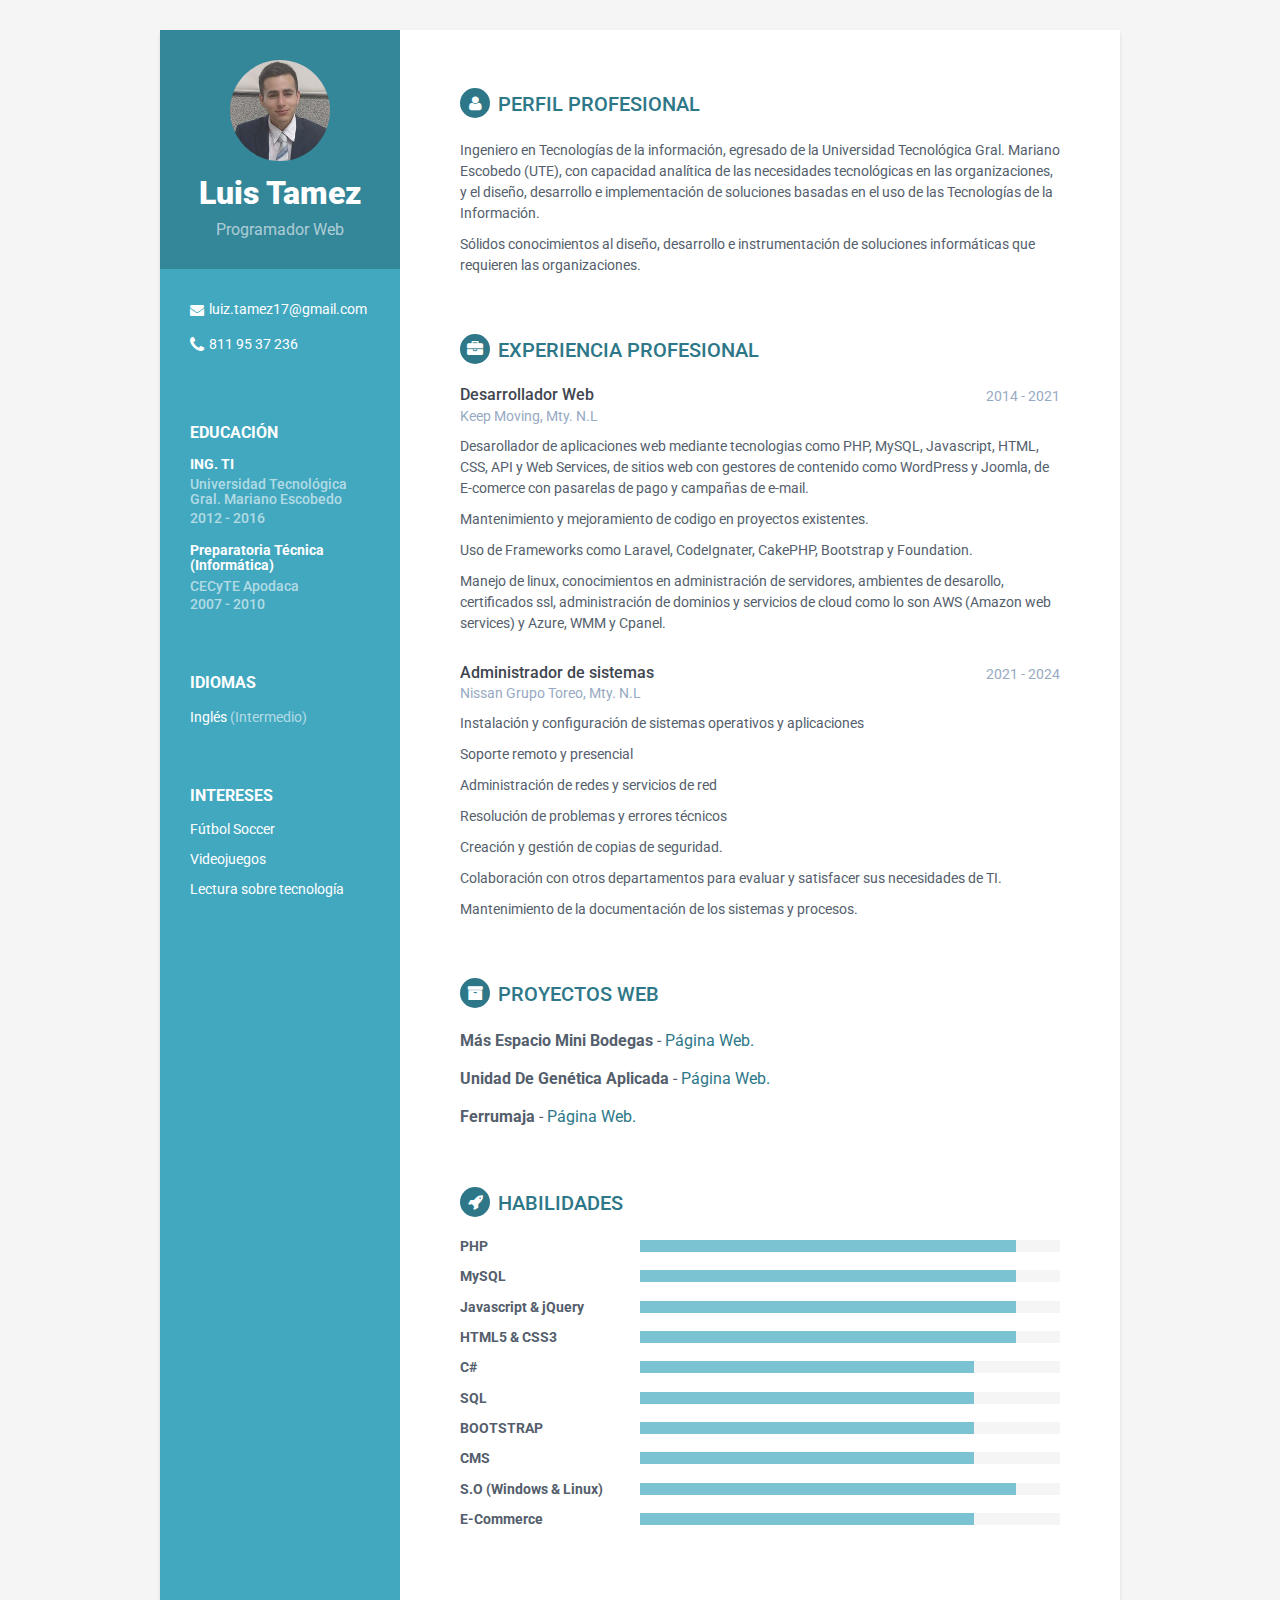
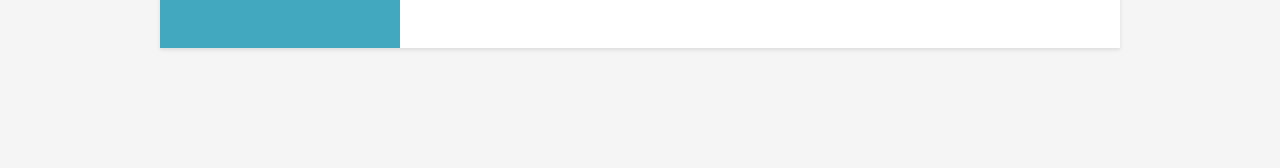
<file: index.html>
<!DOCTYPE html>
<!--[if IE 8]> <html lang="en" class="ie8"> <![endif]-->  
<!--[if IE 9]> <html lang="en" class="ie9"> <![endif]-->  
<!--[if !IE]><!--> <html lang="en"> <!--<![endif]-->  
<head>
    <title>Luis Tamez/CV </title>
    <!-- Meta -->
    <meta charset="utf-8">
    <meta http-equiv="X-UA-Compatible" content="IE=edge">
    <meta name="viewport" content="width=device-width, initial-scale=1.0">
    <meta name="description" content="CV"> 
    <link rel="shortcut icon" href="favicon.ico">  
    <link href='https://fonts.googleapis.com/css?family=Roboto:400,500,400italic,300italic,300,500italic,700,700italic,900,900italic' rel='stylesheet' type='text/css'>
    <!-- Global CSS -->
    <link rel="stylesheet" href="assets/plugins/bootstrap/css/bootstrap.min.css">   
    <!-- Plugins CSS -->
    <link rel="stylesheet" href="assets/plugins/font-awesome/css/font-awesome.css">
    
    <!-- Theme CSS -->  
    <link id="theme-style" rel="stylesheet" href="assets/css/styles.css">
    <!-- HTML5 shim and Respond.js for IE8 support of HTML5 elements and media queries -->
    <!--[if lt IE 9]>
      <script src="https://oss.maxcdn.com/html5shiv/3.7.2/html5shiv.min.js"></script>
      <script src="https://oss.maxcdn.com/respond/1.4.2/respond.min.js"></script>
    <![endif]-->
</head> 

<body>
    <div class="wrapper">
        <div class="sidebar-wrapper">
            <div class="profile-container">
                <img class="profile" src="assets/images/profile.jpg" alt="" />
                <h1 class="name">Luis Tamez</h1>
                <h3 class="tagline">Programador Web</h3>
            </div><!--//profile-container-->
            
            <div class="contact-container container-block">
                <ul class="list-unstyled contact-list">
                    <li class="email"><i class="fa fa-envelope"></i><a href="mailto: luiz.tamez17@gmail.com">luiz.tamez17@gmail.com</a></li>
                    <li class="phone"><i class="fa fa-phone"></i><a href="tel:0448119537236">811 95 37 236</a></li>
                    <!-- <li class="website"><i class="fa fa-globe"></i><a href="http://themes.3rdwavemedia.com/website-templates/free-responsive-website-template-for-developers/" target="_blank">portfoliosite.com</a></li> -->
                   <!--  <li class="linkedin"><i class="fa fa-linkedin"></i><a href="https://mx.linkedin.com/in/luis-angel-almanzar-tamez-64637797" target="_blank">linkedin.com/in/luis-angel-almanzar-tamez-64637797
                    </a></li>
                    <li class="github"><i class="fa fa-github"></i><a href="https://github.com/luiztamez17" target="_blank">github.com/luiztamez17</a></li> -->
                    <!-- <li class="twitter"><i class="fa fa-twitter"></i><a href="#" target="_blank">@twittername</a></li> -->
                </ul>
            </div><!--//contact-container-->
            <div class="education-container container-block">
                <h2 class="container-block-title">Educación</h2>
                <div class="item">
                    <h4 class="degree">ING. TI</h4>
                    <h5 class="meta">Universidad Tecnológica Gral. Mariano Escobedo</h5>
                    <div class="time">2012 - 2016</div>
                </div><!--//item-->
                <div class="item">
                    <h4 class="degree">Preparatoria Técnica (Informática)</h4>
                    <h5 class="meta">CECyTE Apodaca</h5>
                    <div class="time">2007 - 2010</div>
                </div><!--//item-->
            </div><!--//education-container-->
            
            <div class="languages-container container-block">
                <h2 class="container-block-title">Idiomas</h2>
                <ul class="list-unstyled interests-list">
                    <li>Inglés <span class="lang-desc">(Intermedio)</span></li>
<!--                <li>French <span class="lang-desc">(Professional)</span></li>
                    <li>Spanish <span class="lang-desc">(Professional)</span></li> -->
                </ul>
            </div><!--//interests-->
            
            <div class="interests-container container-block">
                <h2 class="container-block-title">Intereses</h2>
                <ul class="list-unstyled interests-list">
                    <li>Fútbol Soccer</li>
                    <li>Videojuegos</li>
                    <li>Lectura sobre tecnología</li>
                </ul>
            </div><!--//interests-->
            
        </div><!--//sidebar-wrapper-->
        
        <div class="main-wrapper">
            
            <section class="section summary-section">
                <h2 class="section-title"><i class="fa fa-user"></i>Perfil Profesional</h2>
                <div class="summary">
                    <p>Ingeniero en Tecnologías de la información, egresado de la Universidad Tecnológica Gral. Mariano Escobedo (UTE), con capacidad analítica de las necesidades tecnológicas en las organizaciones, y el diseño, desarrollo e implementación de soluciones basadas en el uso de las Tecnologías de la Información.</p>

                    <p>Sólidos conocimientos al diseño, desarrollo e instrumentación de soluciones informáticas que requieren las organizaciones.</p>


                </div><!--//summary-->
            </section><!--//section-->
            
            <section class="section experiences-section">
                <h2 class="section-title"><i class="fa fa-briefcase"></i>Experiencia Profesional</h2>
                
                <div class="item">
                    <div class="meta">
                        <div class="upper-row">
                            <h3 class="job-title">Desarrollador Web</h3>
                            <div class="time">2014 - 2021</div>
                        </div><!--//upper-row-->
                        <div class="company">Keep Moving, Mty. N.L</div>
                    </div><!--//meta-->
                    <div class="details">
                        <p>Desarollador de aplicaciones web mediante tecnologias como PHP, MySQL, Javascript, HTML, CSS, API y Web Services, de sitios web con gestores de contenido como WordPress y Joomla, de E-comerce con pasarelas de pago y campañas de e-mail.</p>

                        <p>Mantenimiento y mejoramiento de codigo en proyectos existentes.</p>
                       
                        <p>Uso de Frameworks como Laravel, CodeIgnater, CakePHP, Bootstrap y Foundation.</p>

                        <p>Manejo de linux, conocimientos en administración de servidores, ambientes de desarollo, certificados ssl, administración de dominios y servicios de cloud como lo son AWS (Amazon web services) y Azure, WMM y Cpanel.</p>
                    </div><!--//details-->
                </div><!--//item-->
                <div class="item">
                    <div class="meta">
                        <div class="upper-row">
                            <h3 class="job-title">Administrador de sistemas</h3>
                            <div class="time">2021 - 2024</div>
                        </div><!--//upper-row-->
                        <div class="company">Nissan Grupo Toreo, Mty. N.L</div>
                    </div><!--//meta-->
                    <div class="details">

                        <p>Instalación y configuración de sistemas operativos y aplicaciones</p>

                        <p>Soporte remoto y presencial</p>

                        <p>Administración de redes y servicios de red</p>
                       
                        <p>Resolución de problemas y errores técnicos</p>

                        <p>Creación y gestión de copias de seguridad.</p>

                        <p>Colaboración con otros departamentos para evaluar y satisfacer sus necesidades de TI.</p>

                        <p>Mantenimiento de la documentación de los sistemas y procesos.</p>
                        
                    </div><!--//details-->
                </div><!--//item-->                               
            </section><!--//section-->
            
            <section class="section projects-section">
                <h2 class="section-title"><i class="fa fa-archive"></i>Proyectos Web</h2>
                <div class="item">
                     <span class="project-title"><b>Más Espacio Mini Bodegas</b> - <a href="http://www.masespacio.com.mx/" target="_blank">Página Web.</a></span>
                </div><!--//item-->
                <div class="item">
                <div class="item">
                     <span class="project-title"><b>Unidad De Genética Aplicada</b> - <a href="http://www.unidadgenetica.com/" target="_blank">Página Web.</a></span>
                </div><!--//item-->
                <div class="item"> 
                <div class="item">
                     <span class="project-title"><b>Ferrumaja</b> - <a href="https://ferrumaja.com.mx/" target="_blank">Página Web.</a></span>
                </div><!--//item-->
                <div class="item">  
               <div class="item">
                     <!-- <span class="project-title"><b>GU Gestiones</b> - <a href="http://www.gugestiones.com" target="_blank">Página Web.</a></span> -->
                </div><!--//item-->
            </section><!--//section-->
            <section class="skills-section section">
                <h2 class="section-title"><i class="fa fa-rocket"></i>Habilidades</h2>
                <div class="skillset">        
                    <div class="item">
                        <h3 class="level-title">PHP</h3>
                        <div class="level-bar">
                            <div class="level-bar-inner" data-level="90%">
                            </div>                                      
                        </div><!--//level-bar-->                                 
                    </div><!--//item-->   
                    <div class="item">
                        <h3 class="level-title">MySQL</h3>
                        <div class="level-bar">
                            <div class="level-bar-inner" data-level="90%">
                            </div>                                      
                        </div><!--//level-bar-->                                 
                    </div><!--//item-->                  
                    <div class="item">
                        <h3 class="level-title">Javascript &amp; jQuery</h3>
                        <div class="level-bar">
                            <div class="level-bar-inner" data-level="90%">
                            </div>                                      
                        </div><!--//level-bar-->                                 
                    </div><!--//item-->
                    <div class="item">
                        <h3 class="level-title">HTML5 &amp; CSS3</h3>
                        <div class="level-bar">
                            <div class="level-bar-inner" data-level="90%">
                            </div>                                      
                        </div><!--//level-bar-->                                 
                    </div><!--//item-->  
                    <div class="item">
                    <div class="item">
                        <h3 class="level-title">C#</h3>
                        <div class="level-bar">
                            <div class="level-bar-inner" data-level="80%">
                            </div>                                      
                        </div><!--//level-bar-->                                 
                    </div><!--//item-->
                    <div class="item">
                        <h3 class="level-title">SQL</h3>
                        <div class="level-bar">
                            <div class="level-bar-inner" data-level="80%">
                            </div>                                      
                        </div><!--//level-bar-->                                 
                    </div><!--//item-->
                    <div class="item">
                        <h3 class="level-title">BOOTSTRAP</h3>
                        <div class="level-bar">
                            <div class="level-bar-inner" data-level="80%">
                            </div>                                      
                        </div><!--//level-bar-->                                 
                    </div><!--//item-->
                        <h3 class="level-title">CMS</h3>
                        <div class="level-bar">
                            <div class="level-bar-inner" data-level="80%">
                            </div>                                      
                        </div><!--//level-bar-->                                 
                    </div><!--//item-->                 
                    <div class="item">
                        <h3 class="level-title">S.O (Windows &amp; Linux)</h3>
                        <div class="level-bar">
                            <div class="level-bar-inner" data-level="90%">
                            </div>                                      
                        </div><!--//level-bar-->                                 
                    </div><!--//item-->
                    <div class="item">
                        <h3 class="level-title">E-Commerce</h3>
                        <div class="level-bar">
                            <div class="level-bar-inner" data-level="80%">
                            </div>                                      
                        </div><!--//level-bar-->                                 
                    </div><!--//item-->
                    
                </div>  
            </section><!--//skills-section-->
            
        </div><!--//main-body-->
    </div>
 
    <footer class="footer">
    </footer><!--//footer-->
 
    <!-- Javascript -->          
    <script type="text/javascript" src="assets/plugins/jquery-1.11.3.min.js"></script>
    <script type="text/javascript" src="assets/plugins/bootstrap/js/bootstrap.min.js"></script>    
    <!-- custom js -->
    <script type="text/javascript" src="assets/js/main.js"></script>            
</body>
</html>
</file>
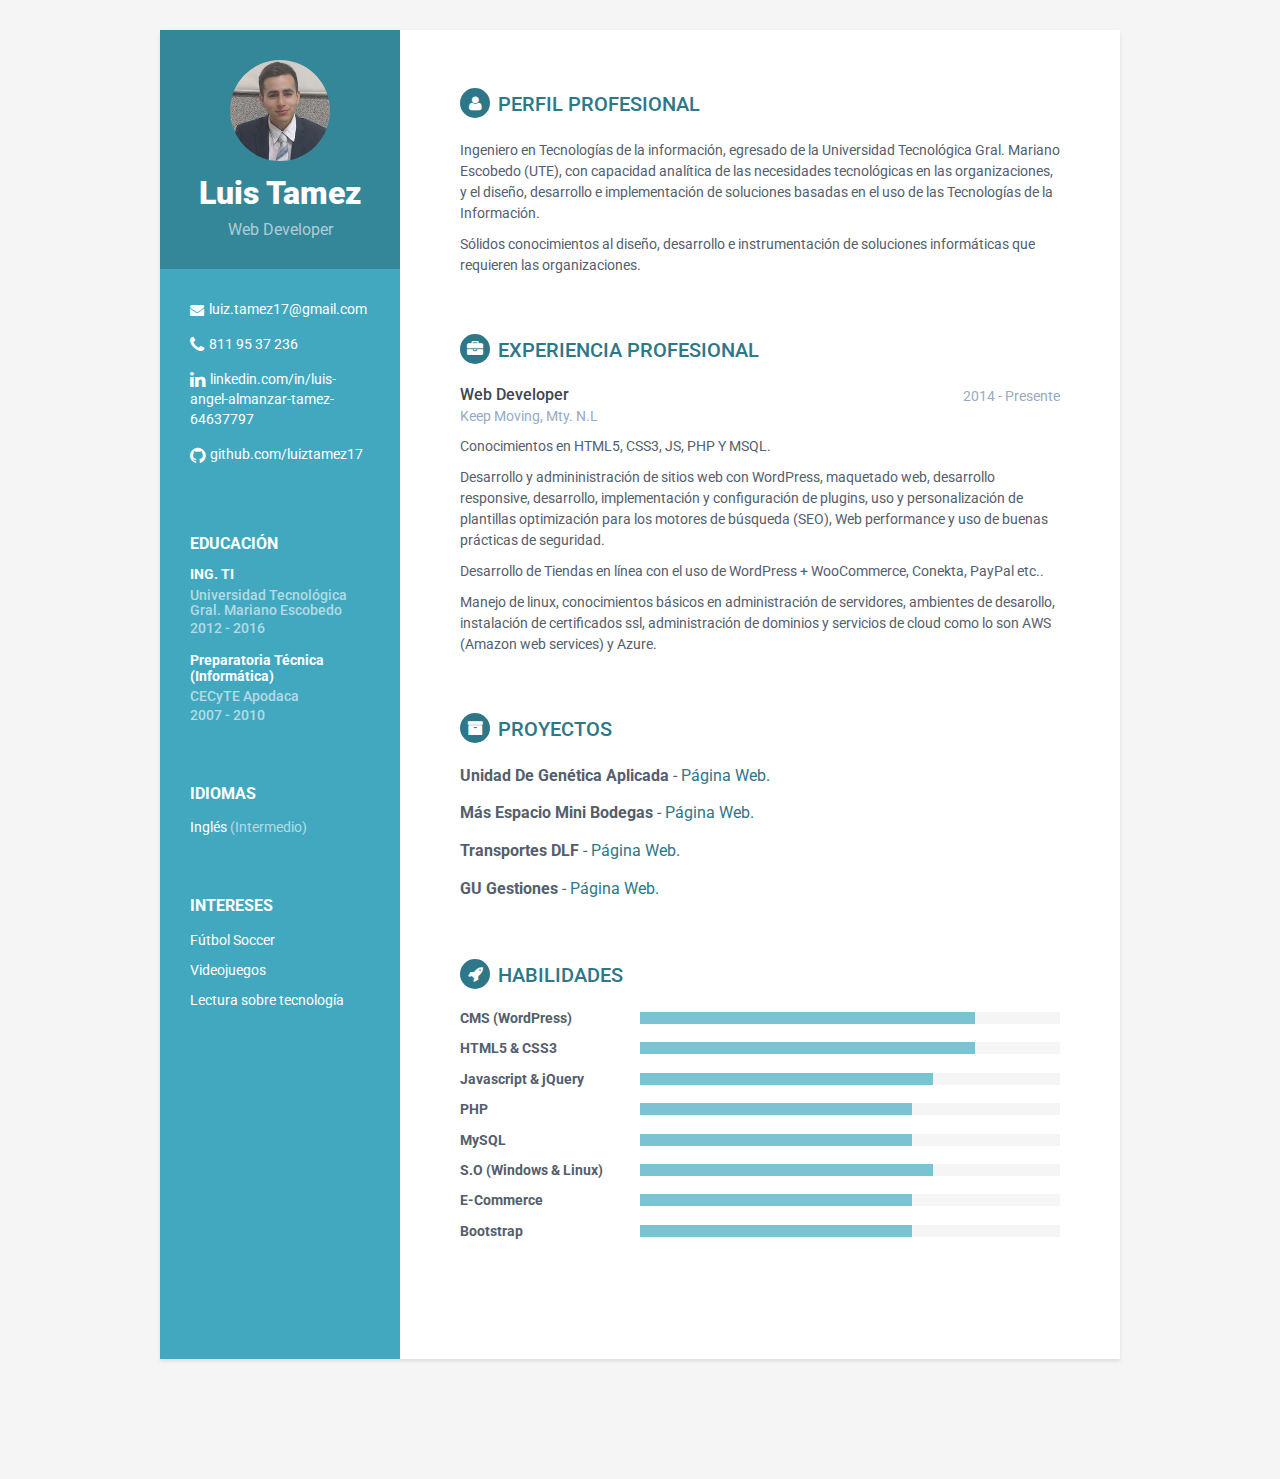
<file: index-web.html>
<!DOCTYPE html>
<!--[if IE 8]> <html lang="en" class="ie8"> <![endif]-->  
<!--[if IE 9]> <html lang="en" class="ie9"> <![endif]-->  
<!--[if !IE]><!--> <html lang="en"> <!--<![endif]-->  
<head>
    <title>Luis Tamez/CV </title>
    <!-- Meta -->
    <meta charset="utf-8">
    <meta http-equiv="X-UA-Compatible" content="IE=edge">
    <meta name="viewport" content="width=device-width, initial-scale=1.0">
    <meta name="description" content="CV"> 
    <link rel="shortcut icon" href="favicon.ico">  
    <link href='https://fonts.googleapis.com/css?family=Roboto:400,500,400italic,300italic,300,500italic,700,700italic,900,900italic' rel='stylesheet' type='text/css'>
    <!-- Global CSS -->
    <link rel="stylesheet" href="assets/plugins/bootstrap/css/bootstrap.min.css">   
    <!-- Plugins CSS -->
    <link rel="stylesheet" href="assets/plugins/font-awesome/css/font-awesome.css">
    
    <!-- Theme CSS -->  
    <link id="theme-style" rel="stylesheet" href="assets/css/styles.css">
    <!-- HTML5 shim and Respond.js for IE8 support of HTML5 elements and media queries -->
    <!--[if lt IE 9]>
      <script src="https://oss.maxcdn.com/html5shiv/3.7.2/html5shiv.min.js"></script>
      <script src="https://oss.maxcdn.com/respond/1.4.2/respond.min.js"></script>
    <![endif]-->
</head> 

<body>
    <div class="wrapper">
        <div class="sidebar-wrapper">
            <div class="profile-container">
                <img class="profile" src="assets/images/profile.jpg" alt="" />
                <h1 class="name">Luis Tamez</h1>
                <h3 class="tagline">Web Developer</h3>
            </div><!--//profile-container-->
            
            <div class="contact-container container-block">
                <ul class="list-unstyled contact-list">
                    <li class="email"><i class="fa fa-envelope"></i><a href="mailto: luiz.tamez17@gmail.com">luiz.tamez17@gmail.com</a></li>
                    <li class="phone"><i class="fa fa-phone"></i><a href="tel:0448119537236">811 95 37 236</a></li>
                    <!-- <li class="website"><i class="fa fa-globe"></i><a href="http://themes.3rdwavemedia.com/website-templates/free-responsive-website-template-for-developers/" target="_blank">portfoliosite.com</a></li> -->
                    <li class="linkedin"><i class="fa fa-linkedin"></i><a href="https://mx.linkedin.com/in/luis-angel-almanzar-tamez-64637797" target="_blank">linkedin.com/in/luis-angel-almanzar-tamez-64637797
                    </a></li>
                    <li class="github"><i class="fa fa-github"></i><a href="https://github.com/luiztamez17" target="_blank">github.com/luiztamez17</a></li>
                    <!-- <li class="twitter"><i class="fa fa-twitter"></i><a href="#" target="_blank">@twittername</a></li> -->
                </ul>
            </div><!--//contact-container-->
            <div class="education-container container-block">
                <h2 class="container-block-title">Educación</h2>
                <div class="item">
                    <h4 class="degree">ING. TI</h4>
                    <h5 class="meta">Universidad Tecnológica Gral. Mariano Escobedo</h5>
                    <div class="time">2012 - 2016</div>
                </div><!--//item-->
                <div class="item">
                    <h4 class="degree">Preparatoria Técnica (Informática)</h4>
                    <h5 class="meta">CECyTE Apodaca</h5>
                    <div class="time">2007 - 2010</div>
                </div><!--//item-->
            </div><!--//education-container-->
            
            <div class="languages-container container-block">
                <h2 class="container-block-title">Idiomas</h2>
                <ul class="list-unstyled interests-list">
                    <li>Inglés <span class="lang-desc">(Intermedio)</span></li>
<!--                <li>French <span class="lang-desc">(Professional)</span></li>
                    <li>Spanish <span class="lang-desc">(Professional)</span></li> -->
                </ul>
            </div><!--//interests-->
            
            <div class="interests-container container-block">
                <h2 class="container-block-title">Intereses</h2>
                <ul class="list-unstyled interests-list">
                    <li>Fútbol Soccer</li>
                    <li>Videojuegos</li>
                    <li>Lectura sobre tecnología</li>
                </ul>
            </div><!--//interests-->
            
        </div><!--//sidebar-wrapper-->
        
        <div class="main-wrapper">
            
            <section class="section summary-section">
                <h2 class="section-title"><i class="fa fa-user"></i>Perfil Profesional</h2>
                <div class="summary">
                    <p>Ingeniero en Tecnologías de la información, egresado de la Universidad Tecnológica Gral. Mariano Escobedo (UTE), con capacidad analítica de las necesidades tecnológicas en las organizaciones, y el diseño, desarrollo e implementación de soluciones basadas en el uso de las Tecnologías de la Información.</p>

                    <p>Sólidos conocimientos al diseño, desarrollo e instrumentación de soluciones informáticas que requieren las organizaciones.</p>


                </div><!--//summary-->
            </section><!--//section-->
            
            <section class="section experiences-section">
                <h2 class="section-title"><i class="fa fa-briefcase"></i>Experiencia Profesional</h2>
                
                <div class="item">
                    <div class="meta">
                        <div class="upper-row">
                            <h3 class="job-title">Web Developer</h3>
                            <div class="time">2014 - Presente</div>
                        </div><!--//upper-row-->
                        <div class="company">Keep Moving, Mty. N.L</div>
                    </div><!--//meta-->
                    <div class="details">
                        <p>Conocimientos en HTML5, CSS3, JS, PHP Y MSQL.</p>

                        <p>Desarrollo y admininistración de sitios web con WordPress, maquetado web, desarrollo responsive, desarrollo, implementación y configuración de plugins, uso y personalización de plantillas optimización para los motores de búsqueda (SEO),  Web performance y uso de buenas prácticas de seguridad.</p>
                       
                        <p>Desarrollo de Tiendas en línea con el uso de WordPress + WooCommerce, Conekta, PayPal etc..</p>

                        <p>Manejo de linux, conocimientos básicos en administración de servidores, ambientes de desarollo, instalación de certificados ssl, administración de dominios y servicios de cloud como lo son AWS (Amazon web services) y Azure.</p>
                    </div><!--//details-->
                </div><!--//item-->              
            </section><!--//section-->
            
            <section class="section projects-section">
                <h2 class="section-title"><i class="fa fa-archive"></i>Proyectos</h2>
                <div class="item">
                     <span class="project-title"><b>Unidad De Genética Aplicada</b> - <a href="http://www.unidadgenetica.com/" target="_blank">Página Web.</a></span>
                </div><!--//item-->
                <div class="item">
                <div class="item">
                     <span class="project-title"><b>Más Espacio Mini Bodegas</b> - <a href="http://www.masespacio.com.mx/" target="_blank">Página Web.</a></span>
                </div><!--//item-->
                <div class="item"> 
                <div class="item">
                     <span class="project-title"><b>Transportes DLF</b> - <a href="http://transportesdlf.com" target="_blank">Página Web.</a></span>
                </div><!--//item-->
                <div class="item">  
               <div class="item">
                     <span class="project-title"><b>GU Gestiones</b> - <a href="http://www.gugestiones.com" target="_blank">Página Web.</a></span>
                </div><!--//item-->
            </section><!--//section-->
            <section class="skills-section section">
                <h2 class="section-title"><i class="fa fa-rocket"></i>Habilidades</h2>
                <div class="skillset">        
                    <div class="item">
                        <h3 class="level-title">CMS (WordPress)</h3>
                        <div class="level-bar">
                            <div class="level-bar-inner" data-level="80%">
                            </div>                                      
                        </div><!--//level-bar-->                                 
                    </div><!--//item-->   
                    <div class="item">
                        <h3 class="level-title">HTML5 &amp; CSS3</h3>
                        <div class="level-bar">
                            <div class="level-bar-inner" data-level="80%">
                            </div>                                      
                        </div><!--//level-bar-->                                 
                    </div><!--//item-->                  
                    <div class="item">
                        <h3 class="level-title">Javascript &amp; jQuery</h3>
                        <div class="level-bar">
                            <div class="level-bar-inner" data-level="70%">
                            </div>                                      
                        </div><!--//level-bar-->                                 
                    </div><!--//item-->
                    
                    <div class="item">
                        <h3 class="level-title">PHP</h3>
                        <div class="level-bar">
                            <div class="level-bar-inner" data-level="65%">
                            </div>                                      
                        </div><!--//level-bar-->                                 
                    </div><!--//item-->  
                    <div class="item">
                        <h3 class="level-title">MySQL</h3>
                        <div class="level-bar">
                            <div class="level-bar-inner" data-level="65%">
                            </div>                                      
                        </div><!--//level-bar-->                                 
                    </div><!--//item-->                 
                    <div class="item">
                        <h3 class="level-title">S.O (Windows &amp; Linux)</h3>
                        <div class="level-bar">
                            <div class="level-bar-inner" data-level="70%">
                            </div>                                      
                        </div><!--//level-bar-->                                 
                    </div><!--//item-->
                    <div class="item">
                        <h3 class="level-title">E-Commerce</h3>
                        <div class="level-bar">
                            <div class="level-bar-inner" data-level="65%">
                            </div>                                      
                        </div><!--//level-bar-->                                 
                    </div><!--//item-->
                    <div class="item">
                        <h3 class="level-title">Bootstrap</h3>
                        <div class="level-bar">
                            <div class="level-bar-inner" data-level="65%">
                            </div>                                      
                        </div><!--//level-bar-->                                 
                    </div><!--//item-->
                    
                </div>  
            </section><!--//skills-section-->
            
        </div><!--//main-body-->
    </div>
 
    <footer class="footer">
    </footer><!--//footer-->
 
    <!-- Javascript -->          
    <script type="text/javascript" src="assets/plugins/jquery-1.11.3.min.js"></script>
    <script type="text/javascript" src="assets/plugins/bootstrap/js/bootstrap.min.js"></script>    
    <!-- custom js -->
    <script type="text/javascript" src="assets/js/main.js"></script>            
</body>
</html>
</file>
<file: assets/css/styles.css>
/*   
 * Template Name: Orbit - Responsive Resume/CV Template for Developers
 * Version: 1.0
 * Author: Xiaoying Riley
 * Twitter: @3rdwave_themes
 * License: Creative Commons Attribution 3.0 License
 * Website: http://themes.3rdwavemedia.com/
*/
/* styles.css */
/* ======= Base ======= */
body {
  font-family: 'Roboto', sans-serif;
  color: #545E6C;
  background: #f5f5f5;
  font-size: 14px;
  padding: 30px;
  -webkit-font-smoothing: antialiased;
  -moz-osx-font-smoothing: grayscale;
}
h1,
h2,
h3,
h4,
h5,
h6 {
  font-weight: 700;
}
a {
  color: #2d7788;
  -webkit-transition: all 0.4s ease-in-out;
  -moz-transition: all 0.4s ease-in-out;
  -ms-transition: all 0.4s ease-in-out;
  -o-transition: all 0.4s ease-in-out;
}
a:hover {
  text-decoration: underline;
  color: #1a454f;
}
a:focus {
  text-decoration: none;
}
p {
  line-height: 1.5;
}
.wrapper {
  background: #42A8C0;
  max-width: 960px;
  margin: 0 auto;
  position: relative;
  -webkit-box-shadow: 0px 2px 4px rgba(0, 0, 0, 0.1);
  -moz-box-shadow: 0px 2px 4px rgba(0, 0, 0, 0.1);
  box-shadow: 0px 2px 4px rgba(0, 0, 0, 0.1);
}
.sidebar-wrapper {
    background: #42A8C0;
    position: absolute;
    left: 0;
    width: 240px;
    height: 100%;
    min-height: 800px;
    color: #fff;
}
.sidebar-wrapper a {
  color: #fff;
}
.sidebar-wrapper .profile-container {
  padding: 30px;
  background: rgba(0, 0, 0, 0.2);
  text-align: center;
  color: #fff;
}
.sidebar-wrapper .name {
  font-size: 32px;
  font-weight: 900;
  margin-top: 0;
  margin-bottom: 10px;
}
.sidebar-wrapper .tagline {
  color: rgba(255, 255, 255, 0.6);
  font-size: 16px;
  font-weight: 400;
  margin-top: 0;
  margin-bottom: 0;
}
.sidebar-wrapper .profile {
  margin-bottom: 15px;
}
.sidebar-wrapper .contact-list .fa {
  margin-right: 5px;
  font-size: 18px;
  vertical-align: middle;
}
.sidebar-wrapper .contact-list li {
  margin-bottom: 15px;
}
.sidebar-wrapper .contact-list li:last-child {
  margin-bottom: 0;
}
.sidebar-wrapper .contact-list .email .fa {
  font-size: 14px;
}
.sidebar-wrapper .container-block {
  padding: 30px;
}
.sidebar-wrapper .container-block-title {
  text-transform: uppercase;
  font-size: 16px;
  font-weight: 700;
  margin-top: 0;
  margin-bottom: 15px;
}
.sidebar-wrapper .degree {
  font-size: 14px;
  margin-top: 0;
  margin-bottom: 5px;
}
.sidebar-wrapper .education-container .item {
  margin-bottom: 15px;
}
.sidebar-wrapper .education-container .item:last-child {
  margin-bottom: 0;
}
.sidebar-wrapper .education-container .meta {
  color: rgba(255, 255, 255, 0.6);
  font-weight: 500;
  margin-bottom: 0px;
  margin-top: 0;
}
.sidebar-wrapper .education-container .time {
  color: rgba(255, 255, 255, 0.6);
  font-weight: 500;
  margin-bottom: 0px;
}
.sidebar-wrapper .languages-container .lang-desc {
  color: rgba(255, 255, 255, 0.6);
}
.sidebar-wrapper .languages-list {
  margin-bottom: 0;
}
.sidebar-wrapper .languages-list li {
  margin-bottom: 10px;
}
.sidebar-wrapper .languages-list li:last-child {
  margin-bottom: 0;
}
.sidebar-wrapper .interests-list {
  margin-bottom: 0;
}
.sidebar-wrapper .interests-list li {
  margin-bottom: 10px;
}
.sidebar-wrapper .interests-list li:last-child {
  margin-bottom: 0;
}
.main-wrapper {
    background: #fff;
    padding: 60px;
    padding-left: 300px;
}
.main-wrapper .section-title {
  text-transform: uppercase;
  font-size: 20px;
  font-weight: 500;
  color: #2d7788;
  position: relative;
  margin-top: 0;
  margin-bottom: 20px;
}
.main-wrapper .section-title .fa {
  width: 30px;
  height: 30px;
  margin-right: 8px;
  display: inline-block;
  color: #fff;
  -webkit-border-radius: 50%;
  -moz-border-radius: 50%;
  -ms-border-radius: 50%;
  -o-border-radius: 50%;
  border-radius: 50%;
  -moz-background-clip: padding;
  -webkit-background-clip: padding-box;
  background-clip: padding-box;
  background: #2d7788;
  text-align: center;
  padding-top: 8px;
  font-size: 16px;
  position: relative;
  top: -2px;
}
.main-wrapper .section {
  margin-bottom: 60px;
}
.main-wrapper .experiences-section .item {
  margin-bottom: 30px;
}
.main-wrapper .upper-row {
  position: relative;
  overflow: hidden;
  margin-bottom: 2px;
}
.main-wrapper .job-title {
  color: #3F4650;
  font-size: 16px;
  margin-top: 0;
  margin-bottom: 0;
  font-weight: 500;
}
.main-wrapper .time {
  position: absolute;
  right: 0;
  top: 0;
  color: #97AAC3;
}
.main-wrapper .company {
  margin-bottom: 10px;
  color: #97AAC3;
}
.main-wrapper .project-title {
  font-size: 16px;
  font-weight: 400;
  margin-top: 0;
  margin-bottom: 5px;
}
.main-wrapper .projects-section .intro {
  margin-bottom: 30px;
}
.main-wrapper .projects-section .item {
  margin-bottom: 15px;
}
.skillset .item {
  margin-bottom: 15px;
  overflow: hidden;
}
.skillset .level-title {
  font-size: 14px;
  margin-top: 0;
  margin-bottom: 12px;
}
.skillset .level-bar {
  height: 12px;
  background: #f5f5f5;
}
.skillset .level-bar-inner {
  height: 12px;
  background: #7bc2d3;
}
.footer {
  padding: 30px;
  padding-top: 60px;
}
.footer .copyright {
  line-height: 1.6;
  color: #545E6C;
  font-size: 13px;
}
.footer .fa-heart {
  color: #fb866a;
}
/* Extra small devices (phones, less than 768px) */
@media (max-width: 767px) {
  .sidebar-wrapper {
    position: static;
    width: inherit;
  }
  .main-wrapper {
    padding: 30px;
  }
  .main-wrapper .time {
    position: static;
    display: block;
    margin-top: 5px;
  }
  .main-wrapper .upper-row {
    margin-bottom: 0;
  }
}
/* Small devices (tablets, 768px and up) */
/* Medium devices (desktops, 992px and up) */
@media (min-width: 992px) {
  .skillset .level-title {
    display: inline-block;
    float: left;
    width: 30%;
    margin-bottom: 0;
  }
  .skillset .level-bar {
    display: inline-block;
    width: 70%;
    float: left;
    position: relative;
    top: 1px;
  }
}
/* Large devices (large desktops, 1200px and up) */
/* Ex-Large devices (large desktops, 1200px and up) */

img.profile {
    border-radius: 50%;
}
</file>
